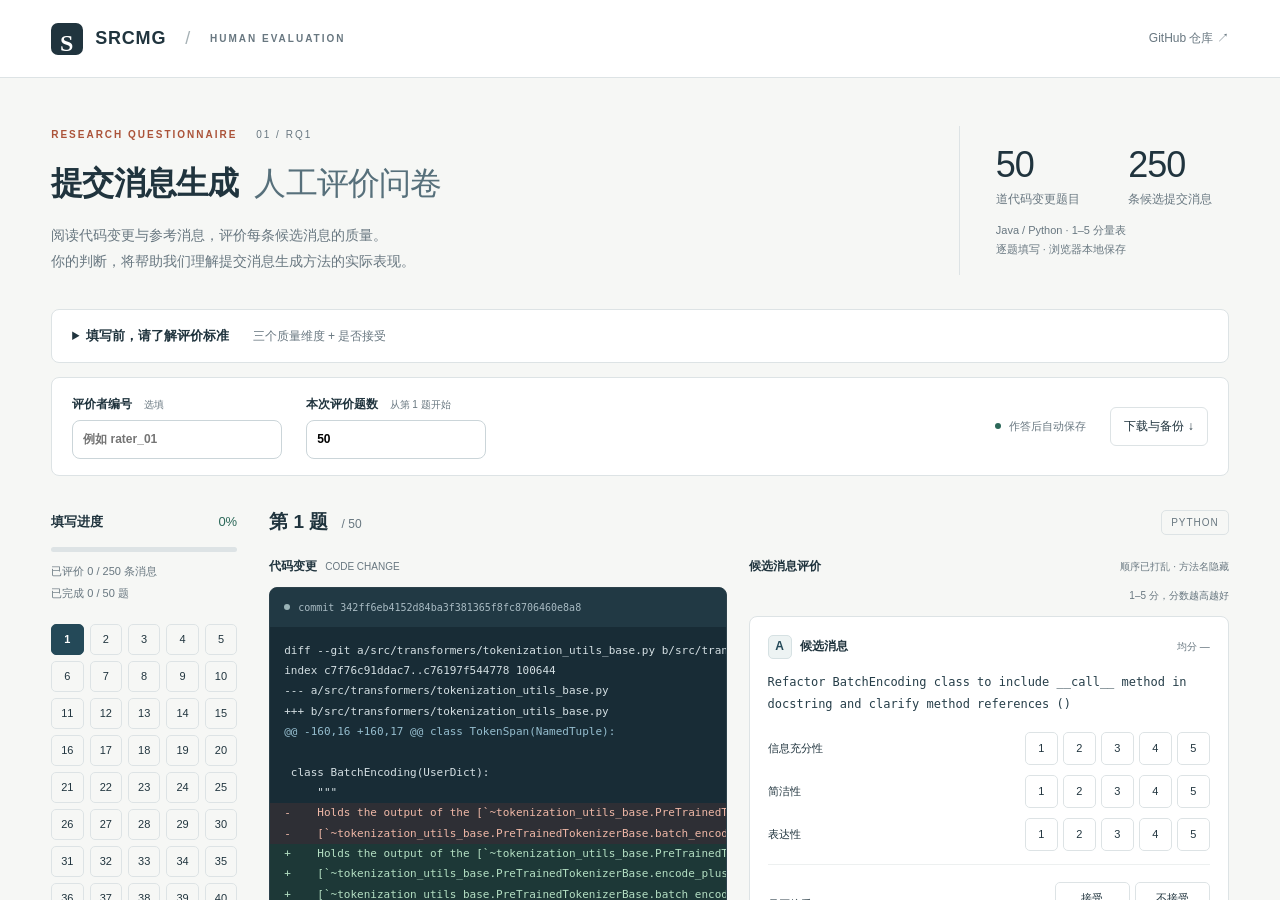
<file: docs/index.html>
<!doctype html>
<html lang="zh-CN">
<head><meta charset="utf-8"><meta name="viewport" content="width=device-width, initial-scale=1"><meta http-equiv="refresh" content="0; url=human-evaluation/"><title>SRCMG · 人工评价问卷</title></head>
<body><p><a href="human-evaluation/">打开 SRCMG 人工评价问卷 →</a></p></body>
</html>
</file>
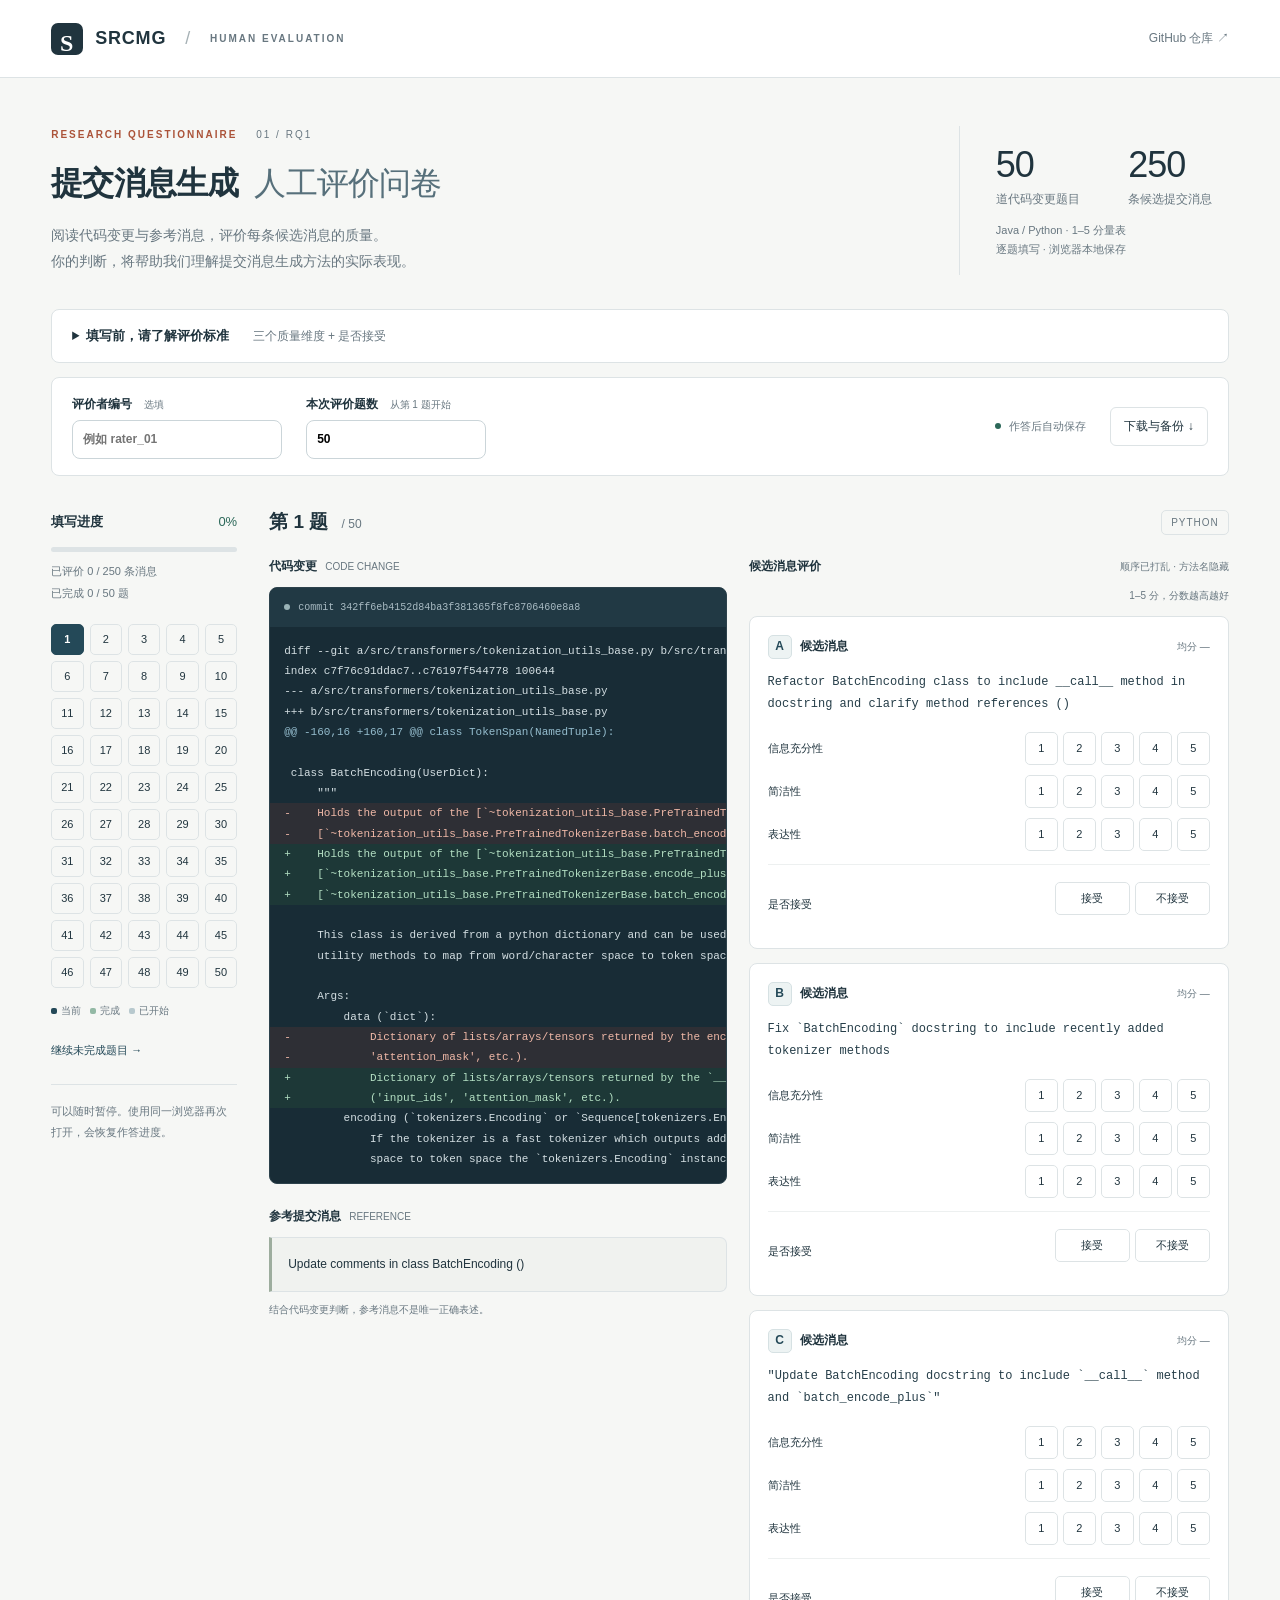
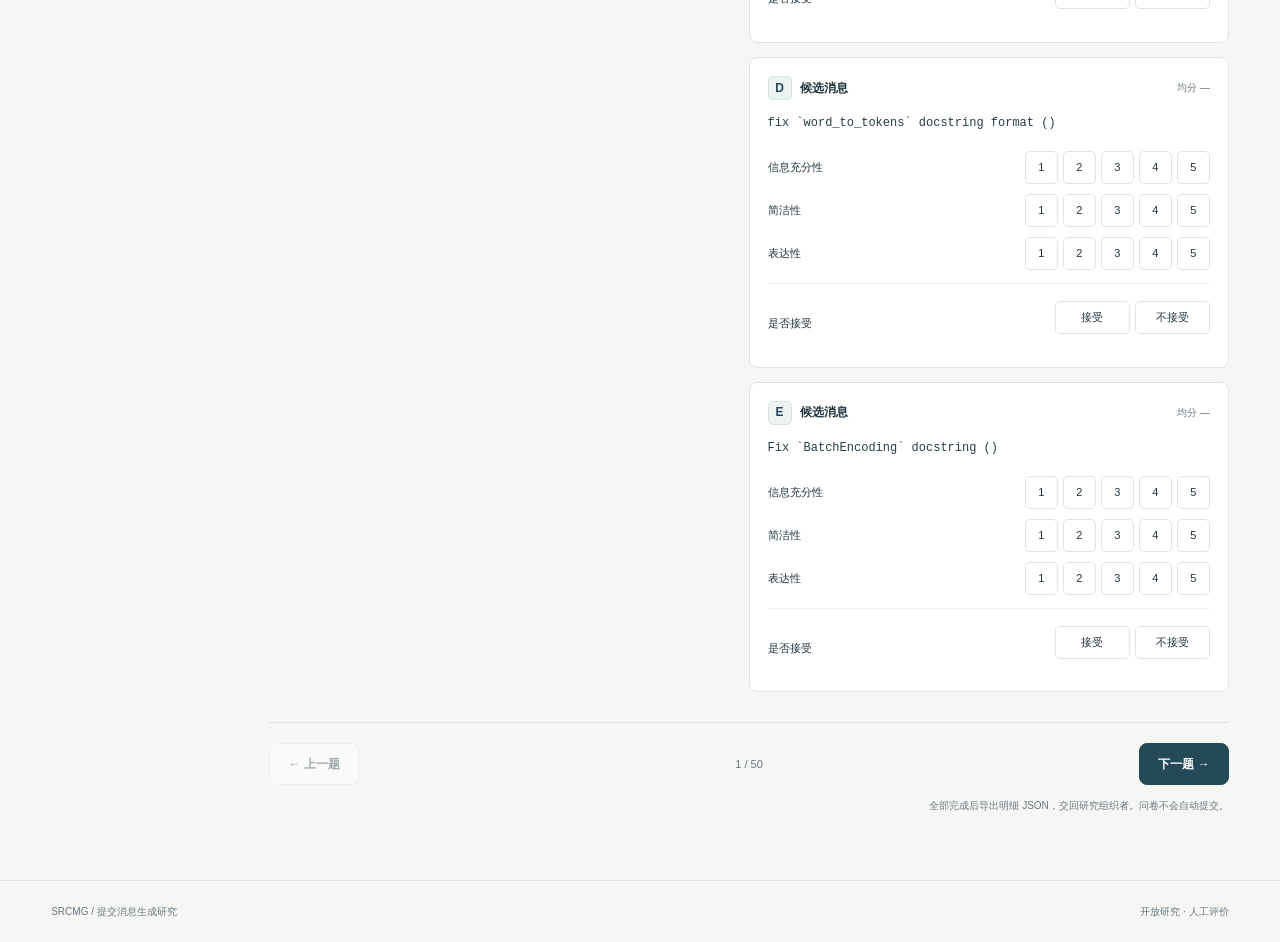
<file: docs/human-evaluation/index.html>
<!doctype html>
<html lang="zh-CN">
<head>
  <meta charset="utf-8">
  <meta name="viewport" content="width=device-width, initial-scale=1">
  <meta name="description" content="SRCMG 提交消息生成人工评价问卷。根据代码变更，对候选消息的信息充分性、简洁性、表达性及可接受性进行评价。">
  <meta name="color-scheme" content="light">
  <title>SRCMG · 人工评价问卷</title>
  <link rel="icon" href="data:image/svg+xml,%3Csvg xmlns='http://www.w3.org/2000/svg' viewBox='0 0 40 40'%3E%3Crect width='40' height='40' rx='10' fill='%231d3542'/%3E%3Ctext x='10' y='29' fill='white' font-size='27' font-family='monospace'%3ES%3C/text%3E%3C/svg%3E">
  <link rel="stylesheet" href="styles.css">
  <script src="data.js" defer></script>
  <script src="app.js" defer></script>
</head>
<body>
  <a class="skip-link" href="#question">跳到当前题目</a>
  <header class="site-header">
    <a class="wordmark" href="https://github.com/Wayne-0213/SRCMG" target="_blank" rel="noopener noreferrer"><span class="brand-mark" aria-hidden="true">S</span> SRCMG <span class="header-divider">/</span> <span class="wordmark-sub">HUMAN EVALUATION</span></a>
    <a class="repo-link" href="https://github.com/Wayne-0213/SRCMG" target="_blank" rel="noopener noreferrer">GitHub 仓库 ↗</a>
  </header>
  <main>
    <section class="intro" aria-labelledby="title">
      <div><p class="eyebrow">RESEARCH QUESTIONNAIRE <span>01 / RQ1</span></p><h1 id="title">提交消息生成<span>人工评价问卷</span></h1><p class="lead">阅读代码变更与参考消息，评价每条候选消息的质量。<br>你的判断，将帮助我们理解提交消息生成方法的实际表现。</p></div>
      <div class="study-facts"><div><strong id="total-questions">50</strong><span>道代码变更题目</span></div><div><strong id="total-candidates">250</strong><span>条候选提交消息</span></div><p>Java / Python · 1–5 分量表<br>逐题填写 · 浏览器本地保存</p></div>
    </section>
    <details class="guide panel" id="guide">
      <summary>填写前，请了解评价标准 <span class="summary-note">三个质量维度 + 是否接受</span></summary>
      <div class="guide-body"><p>每题包含代码变更、真实提交消息作为参考，以及已打乱顺序的候选消息。请结合代码独立判断；参考消息不是唯一正确表述。候选消息仅显示 A–E 标签。</p>
        <div class="rubrics"><div><strong>01 信息充分性</strong><p>提交消息反映代码变更重要信息的程度。</p></div><div><strong>02 简洁性</strong><p>提交消息中冗余信息的多少，冗余越少分数越高。</p></div><div><strong>03 表达性</strong><p>提交消息的语法正确性与语言流畅性。</p></div></div>
        <p>各维度均为 <strong>1–5 分，分数越高越好</strong>。同时判断是否接受该候选消息作为最终提交消息（接受 = 1，不接受 = 0）。总分为三个维度的平均分。</p>
        <p class="privacy-note">答案仅保存在当前浏览器，不会自动上传。完成后请下载结果文件，按研究组织者提供的方式交回。可使用匿名评价者编号，无需填写姓名。</p>
      </div>
    </details>
    <section class="setup panel" aria-label="填写设置">
      <label for="evaluator">评价者编号 <span>选填</span><input id="evaluator" type="text" maxlength="80" autocomplete="off" placeholder="例如 rater_01"></label>
      <label for="question-limit">本次评价题数 <span>从第 1 题开始</span><input id="question-limit" type="number" min="1" max="50" step="1" value="50"></label>
      <div class="save-info"><span class="status-dot" aria-hidden="true"></span><span id="save-status" role="status">作答后自动保存</span></div>
      <details class="downloads" id="downloads"><summary>下载与备份 ↓</summary><div class="download-menu"><button id="download-draft" type="button">下载草稿 JSON</button><button id="import-draft" type="button">导入草稿 / 旧版结果</button><hr><button id="export-detail" type="button">导出完整明细 JSON</button><button id="export-csv" type="button">导出统计 CSV</button><button id="export-summary" type="button">导出统计 JSON</button></div></details>
      <input id="import-file" type="file" accept=".json,application/json" hidden>
    </section>
    <section class="workspace">
      <aside class="question-sidebar" aria-label="题目导航">
        <div class="sidebar-heading"><h2>填写进度</h2><strong id="progress-percent">0%</strong></div>
        <progress id="progress" max="250" value="0" aria-label="已完成的候选消息"></progress>
        <p id="progress-text">已评价 0 / 250 条消息</p><p class="question-completion" id="question-completion">已完成 0 / 50 题</p>
        <nav id="question-nav" class="question-grid" aria-label="跳转到题目"></nav>
        <div class="legend"><span><i class="legend-current"></i>当前</span><span><i class="legend-complete"></i>完成</span><span><i class="legend-partial"></i>已开始</span></div>
        <button class="text-button" id="first-incomplete" type="button">继续未完成题目 →</button>
        <p class="sidebar-note">可以随时暂停。使用同一浏览器再次打开，会恢复作答进度。</p>
      </aside>
      <div class="question-main"><section id="question" aria-labelledby="question-title" tabindex="-1"></section>
        <div class="bottom-nav"><button id="previous" class="button secondary" type="button">← 上一题</button><span id="position"></span><button id="next" class="button primary" type="button">下一题 →</button></div>
        <p class="return-note">全部完成后导出明细 JSON，交回研究组织者。问卷不会自动提交。</p>
      </div>
    </section>
    <noscript><div class="panel">本问卷需要启用 JavaScript 才能填写和保存答案。</div></noscript>
    <p id="fatal-error" class="panel" role="alert" hidden>问卷数据未能加载。请确认 index.html、styles.css、data.js 和 app.js 位于同一目录，然后重新打开。</p>
  </main>
  <footer><span>SRCMG / 提交消息生成研究</span><span>开放研究 · 人工评价</span></footer>
  <div class="toast" id="toast" role="status" aria-live="polite" hidden></div>
</body>
</html>
</file>
<file: docs/human-evaluation/styles.css>
:root {
  --ink:#20343e;
  --muted:#687780;
  --line:#dde3e5;
  --paper:#fff;
  --bg:#f6f7f5;
  --brand:#244958;
  --accent:#ab5339;
  --soft:#edf3f3;
  --success:#2c6859;
  --sans:Inter,"Segoe UI","PingFang SC","Microsoft YaHei",sans-serif;
}
* {
  box-sizing:border-box;
}
body {
  margin:0;
  background:var(--bg);
  color:var(--ink);
  font:14px/1.7 var(--sans);
}
button,input,summary {
  font:inherit;
}
button,a,input,summary {
  -webkit-tap-highlight-color:transparent;
}
button {
  cursor:pointer;
}
button:disabled {
  cursor:default;
  opacity:.4;
}
a {
  color:inherit;
}
button:focus-visible,a:focus-visible,input:focus-visible,summary:focus-visible {
  outline:3px solid #c78049;
  outline-offset:3px;
}
button {
  touch-action:manipulation;
}
button,.panel,input {
  border-radius:8px;
}
button {
  color:var(--ink);
}
[hidden] {
  display:none!important;
}
.site-header {
  height:78px;
  margin:auto;
  padding:0 4%;
  display:flex;
  align-items:center;
  justify-content:space-between;
  border-bottom:1px solid var(--line);
  background:var(--paper);
}
.wordmark {
  display:flex;
  align-items:center;
  gap:12px;
  font-weight:750;
  text-decoration:none;
  letter-spacing:.8px;
  font-size:18px;
}
.brand-mark {
  display:grid;
  place-items:center;
  width:32px;
  height:32px;
  border-radius:7px;
  color:white;
  background:var(--ink);
  font-family:Georgia,serif;
  font-size:24px;
}
.header-divider {
  color:#a6b1b5;
  font-weight:400;
  margin:0 7px;
}
.wordmark-sub {
  font-size:10px;
  letter-spacing:2px;
  font-weight:600;
  color:var(--muted);
}
.repo-link {
  text-decoration:none;
  font-size:12px;
  color:var(--muted);
}
main {
  max-width:1600px;
  margin:auto;
  padding:0 4%;
}
.intro {
  display:flex;
  justify-content:space-between;
  gap:40px;
  padding:48px 0 34px;
}
.eyebrow {
  font-size:10px;
  letter-spacing:2px;
  color:var(--accent);
  font-weight:700;
  margin:0 0 18px;
}
.eyebrow span {
  color:var(--muted);
  margin-left:14px;
  font-weight:400;
}
h1 {
  font-size:32px;
  letter-spacing:-.8px;
  line-height:1.4;
  margin:0 0 16px;
  font-weight:750;
}
h1 span {
  font-weight:400;
  margin-left:16px;
  color:#57707b;
}
.lead {
  color:var(--muted);
  line-height:1.9;
  margin:0;
}
.study-facts {
  display:grid;
  grid-template-columns:1fr 1fr;
  align-content:center;
  gap:0 32px;
  min-width:270px;
  padding-left:36px;
  border-left:1px solid var(--line);
}
.study-facts div {
  display:flex;
  flex-direction:column;
}
.study-facts strong {
  font-size:36px;
  font-weight:500;
  line-height:1.3;
  font-variant-numeric:tabular-nums;
  letter-spacing:-1px;
}
.study-facts span {
  font-size:12px;
  color:var(--muted);
}
.study-facts p {
  grid-column:1/-1;
  font-size:11px;
  color:var(--muted);
  margin:12px 0 0;
}
.panel {
  background:var(--paper);
  border:1px solid var(--line);
}
.guide summary {
  padding:15px 20px;
  cursor:pointer;
  font-weight:650;
  font-size:13px;
}
.summary-note {
  font-size:12px;
  font-weight:400;
  color:var(--muted);
  margin-left:20px;
}
.guide-body {
  padding:0 20px 16px;
  max-width:1100px;
  color:var(--muted);
  font-size:13px;
}
.rubrics {
  display:grid;
  grid-template-columns:repeat(3,1fr);
  gap:24px;
  margin:20px 0;
}
.rubrics strong {
  color:var(--ink);
}
.rubrics p {
  margin:6px 0 0;
}
.privacy-note {
  border-top:1px solid var(--line);
  padding-top:14px;
}
.setup {
  margin:14px 0 30px;
  display:flex;
  align-items:center;
  gap:24px;
  padding:16px 20px;
}
.setup>label {
  font-size:12px;
  font-weight:650;
  display:block;
  min-width:130px;
}
.setup>label span {
  font-weight:400;
  color:var(--muted);
  font-size:10px;
  margin-left:8px;
}
.setup input {
  display:block;
  border:1px solid #cbd5d9;
  padding:8px 10px;
  min-height:38px;
  margin-top:6px;
  width:210px;
  background:#fff;
}
.setup input[type=number] {
  width:180px;
}
.save-info {
  margin-left:auto;
  color:var(--muted);
  display:flex;
  align-items:center;
  gap:8px;
  font-size:11px;
}
.status-dot {
  width:6px;
  height:6px;
  border-radius:50%;
  background:var(--success);
  flex-shrink:0;
}
.downloads {
  position:relative;
  font-size:12px;
}
.downloads>summary {
  list-style:none;
  cursor:pointer;
  border:1px solid var(--line);
  padding:8px 13px;
  border-radius:6px;
  white-space:nowrap;
}
.downloads>summary::-webkit-details-marker {
  display:none;
}
.download-menu {
  position:absolute;
  top:45px;
  right:0;
  width:230px;
  background:#fff;
  border:1px solid var(--line);
  border-radius:8px;
  padding:8px;
  box-shadow:0 8px 32px #20343e18;
  z-index:20;
}
.download-menu button {
  display:block;
  text-align:left;
  border:0;
  background:transparent;
  padding:10px;
  width:100%;
  font-size:12px;
}
.download-menu button:hover {
  background:var(--soft);
}
hr {
  border:0;
  border-top:1px solid var(--line);
}
.workspace {
  display:grid;
  grid-template-columns:186px minmax(0,1fr);
  gap:32px;
  align-items:start;
}
.question-sidebar {
  position:sticky;
  top:24px;
  padding-top:5px;
}
.sidebar-heading {
  display:flex;
  align-items:center;
  justify-content:space-between;
}
.sidebar-heading h2 {
  font-size:13px;
  margin:0;
  font-weight:650;
}
.sidebar-heading strong {
  font-size:13px;
  font-weight:500;
  color:var(--success);
}
progress {
  display:block;
  width:100%;
  height:5px;
  margin:14px 0 10px;
  border:0;
  border-radius:4px;
  overflow:hidden;
  background:var(--line);
  accent-color:var(--success);
}
progress::-webkit-progress-bar {
  background:var(--line);
}
progress::-webkit-progress-value {
  background:var(--success);
  border-radius:4px;
}
progress::-moz-progress-bar {
  background:var(--success);
}
.question-sidebar p {
  font-size:11px;
  color:var(--muted);
  margin:3px 0;
}
.question-grid {
  display:grid;
  grid-template-columns:repeat(5,1fr);
  gap:6px;
  margin-top:22px;
}
.question-grid button {
  background:transparent;
  border:1px solid var(--line);
  font-size:11px;
  border-radius:5px;
  min-height:31px;
  padding:2px;
  font-variant-numeric:tabular-nums;
}
.question-grid button.partial {
  border-color:#b8c9ce;
  background:#e8eef0;
}
.question-grid button.complete {
  border-color:#c5dace;
  background:#e5efe9;
  color:var(--success);
}
.question-grid button[aria-current=step] {
  border-color:var(--brand);
  background:var(--brand);
  color:white;
  font-weight:700;
}
.legend {
  display:flex;
  gap:9px;
  margin:14px 0;
  font-size:10px;
  color:var(--muted);
}
.legend span {
  display:flex;
  align-items:center;
  gap:4px;
}
.legend i {
  width:6px;
  height:6px;
  border-radius:2px;
  display:inline-block;
}
.legend-current {
  background:var(--brand);
}
.legend-complete {
  background:#93b9a5;
}
.legend-partial {
  background:#b8c9ce;
}
.text-button {
  padding:0;
  background:none;
  border:0;
  font-size:11px;
  color:var(--brand);
  margin-top:8px;
}
.question-sidebar .sidebar-note {
  line-height:1.9;
  margin-top:22px;
  padding-top:16px;
  border-top:1px solid var(--line);
}
.question-main {
  min-width:0;
}
#question {
  outline:none;
}
.question-heading {
  display:flex;
  justify-content:space-between;
  align-items:center;
  gap:12px;
  margin-bottom:18px;
}
.question-heading h2 {
  font-size:19px;
  margin:0;
  font-weight:650;
}
.question-heading h2 span {
  font-size:12px;
  font-weight:400;
  color:var(--muted);
  margin-left:8px;
}
.badge {
  border:1px solid var(--line);
  padding:3px 9px;
  border-radius:5px;
  font-size:10px;
  color:var(--muted);
  letter-spacing:1px;
  text-transform:uppercase;
}
.question-layout {
  display:grid;
  grid-template-columns:minmax(0,1fr) minmax(0,1.05fr);
  gap:22px;
  align-items:start;
}
.context {
  position:sticky;
  top:24px;
  min-width:0;
}
.block-heading {
  display:flex;
  gap:8px;
  align-items:center;
  font-size:12px;
  font-weight:650;
  margin-bottom:10px;
}
.block-heading span {
  font-size:10px;
  font-weight:400;
  color:var(--muted);
}
.diff-panel {
  overflow:hidden;
  border:1px solid #2d424c;
  background:#182c36;
  border-radius:8px;
  margin-bottom:22px;
}
.diff-topbar {
  padding:12px 14px;
  background:#213944;
  color:#a9bbc3;
  font:10px/1.5 Consolas,monospace;
  display:flex;
  align-items:center;
  gap:8px;
  overflow-wrap:anywhere;
}
.code-dot {
  width:6px;
  height:6px;
  border-radius:50%;
  background:#9ab3b7;
  flex-shrink:0;
}
.diff {
  padding:14px 0;
  margin:0;
  overflow:auto;
  max-height:560px;
  font:11px/1.85 Consolas,"Cascadia Code",monospace;
  tab-size:4;
  color:#d4dfe3;
}
.diff code {
  display:block;
  min-width:max-content;
}
.diff-line {
  display:block;
  padding:0 14px;
  min-height:1.85em;
}
.diff-line.add {
  color:#b4dfc3;
  background:#28543c50;
}
.diff-line.remove {
  color:#efb8a7;
  background:#7a3e3538;
}
.diff-line.hunk {
  color:#95bdce;
}
.gold {
  background:#f0f2ef;
  border:1px solid var(--line);
  border-left:3px solid #9dad9e;
  padding:16px;
  border-radius:0 7px 7px 0;
  white-space:pre-wrap;
  overflow-wrap:anywhere;
  font:12px/1.8 Consolas,var(--sans);
}
.context-note {
  font-size:10px;
  color:var(--muted);
  margin-top:9px;
}
.candidate-intro {
  display:flex;
  align-items:center;
  justify-content:space-between;
  margin-bottom:10px;
}
.candidate-intro .block-heading {
  margin:0;
}
.candidate-intro>span {
  font-size:10px;
  color:var(--muted);
}
.candidate {
  padding:18px;
  background:white;
  border:1px solid var(--line);
  border-radius:8px;
  margin-bottom:14px;
}
.candidate-header {
  display:flex;
  align-items:center;
  justify-content:space-between;
}
.candidate-header h3 {
  display:flex;
  align-items:center;
  gap:8px;
  font-size:12px;
  margin:0;
}
.candidate-label {
  display:grid;
  place-items:center;
  width:24px;
  height:24px;
  background:var(--soft);
  border:1px solid #d6e1e3;
  border-radius:5px;
  font-size:12px;
  color:var(--brand);
}
.average {
  font-size:10px;
  color:var(--muted);
}
.message {
  margin:12px 0 17px;
  font:12px/1.85 Consolas,"Microsoft YaHei",monospace;
  overflow-wrap:anywhere;
  white-space:pre-wrap;
  color:#263e49;
}
.rating-row {
  border:0;
  padding:0;
  margin:10px 0;
  display:flex;
  align-items:center;
  justify-content:space-between;
  gap:8px;
  min-width:0;
}
.rating-row legend {
  float:left;
  font-size:11px;
  padding:6px 0;
  min-width:74px;
}
.choices {
  display:flex;
  gap:5px;
}
.choice {
  position:relative;
  display:block;
}
.choice input {
  position:absolute;
  opacity:0;
  width:1px;
  height:1px;
}
.choice span {
  display:grid;
  place-items:center;
  min-width:33px;
  min-height:33px;
  padding:4px 8px;
  border:1px solid var(--line);
  border-radius:5px;
  font-size:11px;
  cursor:pointer;
  transition:background .12s,border-color .12s;
}
.choice:hover span {
  border-color:#8fa7ae;
  background:#f4f7f7;
}
.choice input:checked+span {
  background:var(--brand);
  border-color:var(--brand);
  color:white;
}
.choice input:focus-visible+span {
  outline:3px solid #c78049;
  outline-offset:2px;
}
.acceptance {
  margin-top:13px;
  padding-top:12px;
  border-top:1px solid #edf0f0;
}
.acceptance legend {
  padding-top:18px;
}
.acceptance .choice span {
  min-width:75px;
}
.candidate.invalid {
  border-color:var(--accent);
  box-shadow:0 0 0 2px #ab533914;
}
.scale-note {
  font-size:10px;
  color:var(--muted);
  text-align:right;
  margin:0 0 12px;
}
.bottom-nav {
  display:flex;
  justify-content:space-between;
  align-items:center;
  margin:16px 0 12px;
  padding-top:20px;
  border-top:1px solid var(--line);
}
.button {
  border:1px solid var(--brand);
  min-height:42px;
  padding:9px 18px;
  font-size:12px;
  font-weight:600;
}
.primary {
  background:var(--brand);
  color:white;
}
.primary:hover {
  background:#193a48;
}
.secondary {
  background:white;
  border-color:var(--line);
}
#position {
  font-size:11px;
  color:var(--muted);
}
.return-note {
  font-size:10px;
  color:var(--muted);
  text-align:right;
  margin-bottom:30px;
}
footer {
  max-width:1600px;
  margin:36px auto 0;
  padding:22px 4%;
  border-top:1px solid var(--line);
  color:var(--muted);
  display:flex;
  justify-content:space-between;
  font-size:10px;
}
.toast {
  position:fixed;
  bottom:24px;
  left:50%;
  transform:translateX(-50%);
  padding:13px 20px;
  border-radius:8px;
  background:#20343e;
  color:white;
  box-shadow:0 6px 25px #20343e30;
  z-index:100;
  max-width:min(620px,90vw);
  width:max-content;
  font-size:12px;
}
.skip-link {
  position:fixed;
  left:10px;
  top:-100px;
  background:white;
  padding:10px;
  z-index:100;
}
.skip-link:focus {
  top:10px;
}
@media(min-width:1700px) {
  .diff {
    font-size:12px;
  }
  .rating-row legend,.choice span {
    font-size:12px;
  }
  .choice span {
    min-width:40px;
    min-height:36px;
  }
}
@media(max-width:1150px) {
  .workspace {
    grid-template-columns:150px minmax(0,1fr);
    gap:24px;
  }
  .question-grid {
    gap:5px;
  }
  .question-layout {
    gap:16px;
    grid-template-columns:minmax(0,.9fr) minmax(0,1.1fr);
  }
  .candidate {
    padding:14px;
  }
  .choices {
    gap:3px;
  }
  .choice span {
    min-width:27px;
    padding:3px 6px;
  }
  .setup {
    gap:15px;
  }
  .setup input {
    width:180px;
  }
  .save-info {
    max-width:145px;
  }
  .summary-note {
    margin-left:10px;
  }
}
@media(max-width:950px) {
  .question-layout {
    grid-template-columns:1fr;
  }
  .context {
    position:static;
  }
  .diff {
    max-height:360px;
  }
  .question-sidebar {
    top:16px;
  }
  .intro {
    gap:24px;
  }
  h1 {
    font-size:27px;
  }
  h1 span {
    display:block;
    margin-left:0;
  }
  .study-facts {
    min-width:220px;
    gap:0 20px;
    padding-left:24px;
  }
  .setup {
    flex-wrap:wrap;
  }
  .save-info {
    max-width:none;
  }
  .question-grid button {
    min-height:30px;
  }
  .choice span {
    min-width:38px;
  }
  .candidate {
    padding:18px;
  }
  .context {
    margin-bottom:8px;
  }
  .return-note {
    text-align:left;
  }
}
@media(max-width:620px) {
  body {
    font-size:13px;
  }
  .site-header {
    height:62px;
    padding:0 5%;
  }
  .wordmark {
    font-size:16px;
    gap:9px;
  }
  .wordmark-sub {
    display:none;
  }
  .header-divider {
    display:none;
  }
  .repo-link {
    font-size:10px;
  }
  main {
    padding:0 5%;
  }
  .intro {
    padding:30px 0 24px;
    gap:18px;
    flex-direction:column;
  }
  .eyebrow {
    font-size:9px;
    margin-bottom:12px;
  }
  h1 {
    font-size:27px;
  }
  h1 span {
    display:inline;
    margin-left:10px;
    font-size:23px;
  }
  .lead {
    font-size:12px;
  }
  .lead br {
    display:none;
  }
  .study-facts {
    min-width:0;
    border-left:0;
    border-top:1px solid var(--line);
    padding:18px 0 0;
    grid-template-columns:1fr 1fr 1.5fr;
    gap:10px;
  }
  .study-facts strong {
    font-size:27px;
  }
  .study-facts span {
    font-size:10px;
  }
  .study-facts p {
    grid-column:auto;
    margin:0;
    align-self:center;
    font-size:9px;
  }
  .guide summary {
    padding:13px 14px;
    font-size:12px;
  }
  .summary-note {
    display:none;
  }
  .guide-body {
    padding:0 14px 12px;
    font-size:12px;
  }
  .rubrics {
    grid-template-columns:1fr;
    gap:14px;
  }
  .setup {
    padding:14px;
    gap:12px;
    margin-bottom:22px;
  }
  .setup>label {
    min-width:0;
    flex:1 1 40%;
    font-size:11px;
  }
  .setup>label span {
    font-size:9px;
    margin-left:4px;
  }
  .setup input,.setup input[type=number] {
    width:100%;
    font-size:12px;
  }
  .save-info {
    font-size:10px;
    margin-left:0;
    flex:1;
  }
  .downloads {
    font-size:11px;
  }
  .workspace {
    display:block;
  }
  .question-sidebar {
    position:static;
    border-bottom:1px solid var(--line);
    padding:0 0 16px;
    margin-bottom:22px;
  }
  .question-sidebar .sidebar-note,.legend,.question-completion {
    display:none;
  }
  .question-grid {
    grid-template-columns:repeat(10,1fr);
    gap:4px;
    margin-top:12px;
  }
  .question-grid button {
    font-size:10px;
    min-height:28px;
    border-radius:4px;
  }
  .sidebar-heading h2 {
    font-size:12px;
  }
  progress {
    margin:10px 0 6px;
  }
  .question-sidebar p {
    font-size:10px;
  }
  .text-button {
    font-size:10px;
  }
  .question-heading {
    margin-bottom:15px;
  }
  .question-heading h2 {
    font-size:17px;
  }
  .question-layout {
    gap:15px;
  }
  .diff {
    font-size:10px;
    max-height:300px;
  }
  .candidate {
    padding:16px;
  }
  .choice span {
    min-width:36px;
    min-height:36px;
  }
  .choices {
    gap:5px;
  }
  .candidate-intro>span {
    font-size:9px;
  }
  .bottom-nav {
    gap:10px;
  }
  .button {
    padding:8px 12px;
    font-size:11px;
  }
  #position {
    font-size:10px;
  }
  footer {
    margin-top:14px;
    padding:20px 5%;
    font-size:9px;
  }
  .message {
    font-size:12px;
  }
}
@media(prefers-reduced-motion:reduce) {
  * {
    scroll-behavior:auto!important;
    transition:none!important;
  }
}
.sr-only {
  position:absolute;
  width:1px;
  height:1px;
  padding:0;
  margin:-1px;
  overflow:hidden;
  clip:rect(0,0,0,0);
  white-space:nowrap;
  border:0;
}
@media(max-width:620px) {
  .setup>label {
    flex:1 1 calc(50% - 6px);
  }
  .setup .save-info {
    flex:1 1 calc(100% - 130px);
    min-width:150px;
  }
  .downloads {
    flex:0 0 auto;
  }
}
@media(max-width:360px) {
  h1 {
    font-size:24px;
  }
  h1 span {
    font-size:20px;
    margin-left:8px;
  }
  .choice span {
    min-width:30px;
  }
  .choices {
    gap:3px;
  }
  .rating-row legend {
    min-width:66px;
  }
  .candidate {
    padding:14px;
  }
}
</file>
